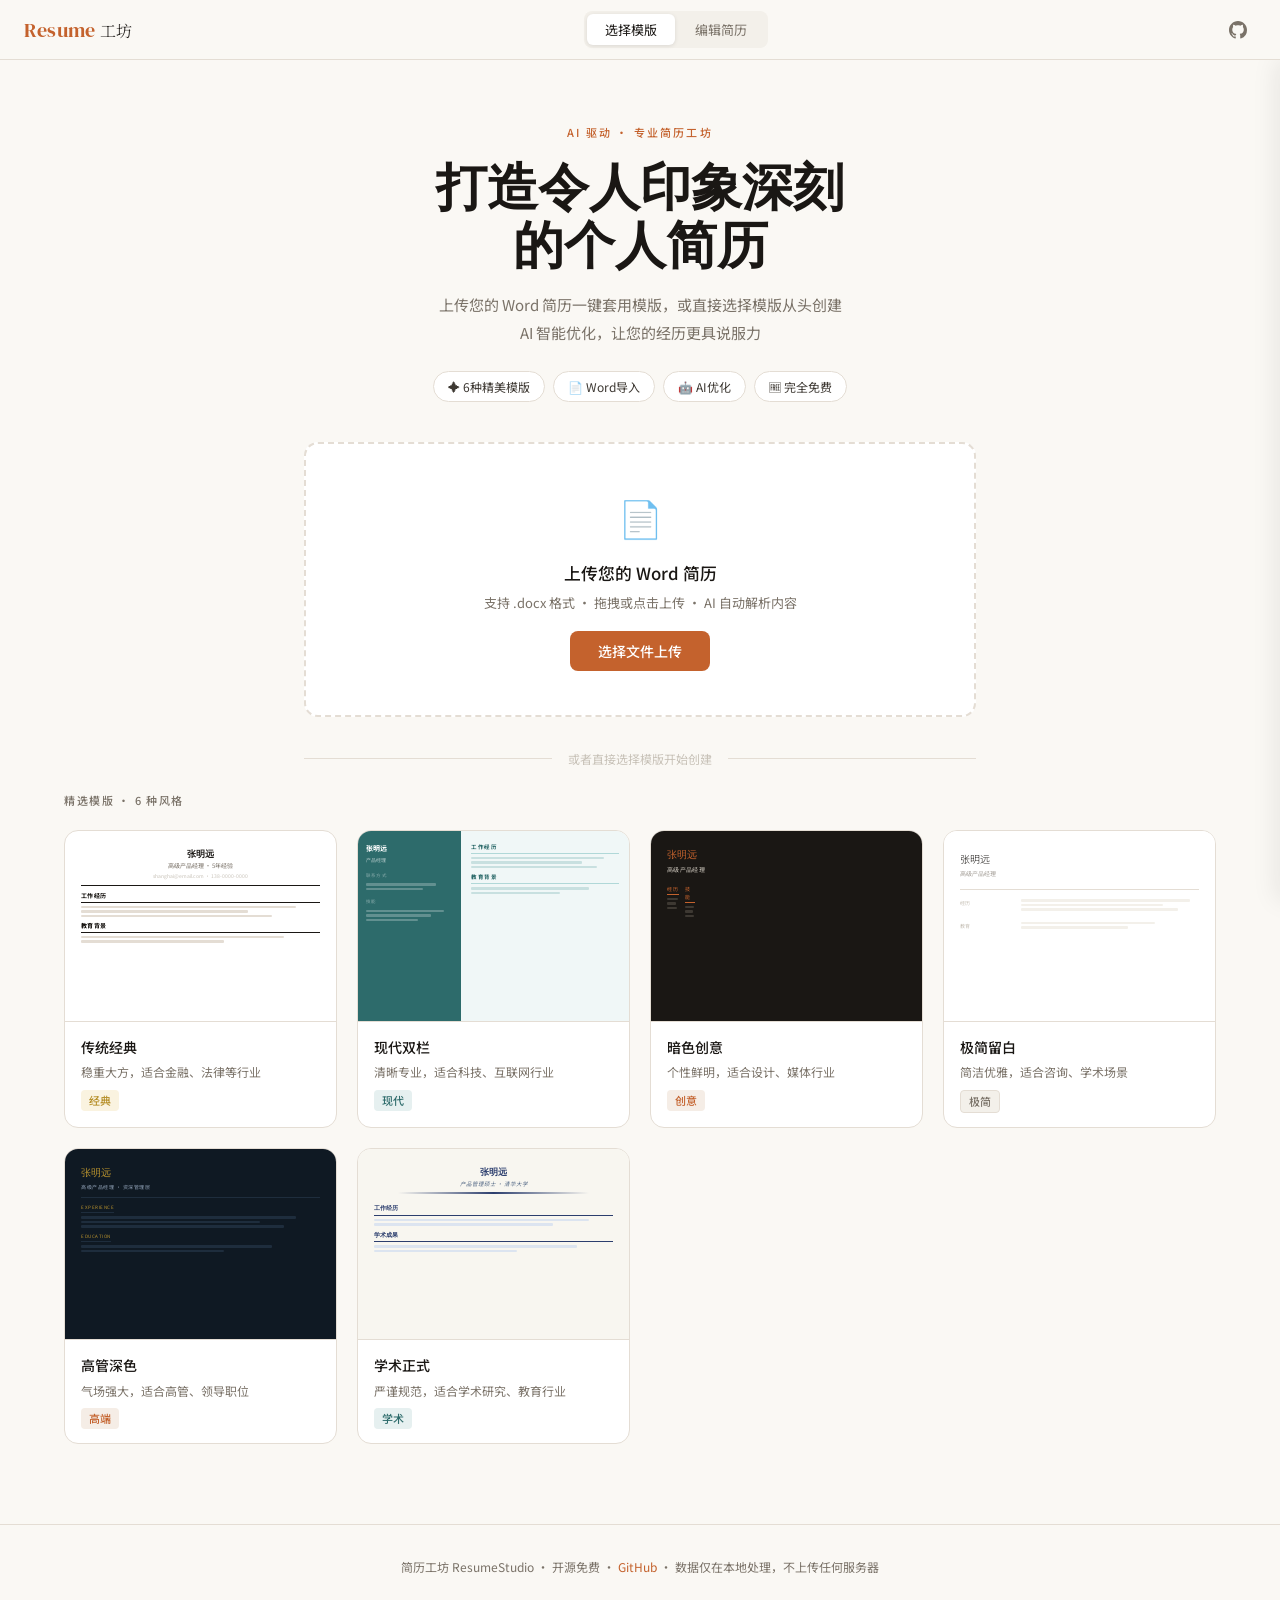
<file: index.html>
<!DOCTYPE html>
<html lang="zh-CN">
<head>
<meta charset="UTF-8">
<meta name="viewport" content="width=device-width, initial-scale=1.0">
<meta name="description" content="简历工坊 - AI驱动的在线简历制作工具，支持6种精美模版，一键AI优化">
<meta name="keywords" content="简历,resume,模版,AI优化,在线制作">
<meta property="og:title" content="简历工坊 · ResumeStudio">
<meta property="og:description" content="AI驱动的在线简历制作工具">
<title>简历工坊 · ResumeStudio</title>
<link rel="stylesheet" href="css/main.css">
<link rel="stylesheet" href="css/templates.css">
<link rel="preconnect" href="https://fonts.googleapis.com">
<link rel="preconnect" href="https://fonts.gstatic.com" crossorigin>
<link href="https://fonts.googleapis.com/css2?family=Noto+Serif+SC:wght@300;400;600;700&family=Noto+Sans+SC:wght@300;400;500;700&family=DM+Serif+Display&display=swap" rel="stylesheet">
</head>
<body>

<!-- Navigation -->
<nav id="navbar">
  <div class="nav-inner">
    <div class="nav-logo">Resume<span>工坊</span></div>
    <div class="nav-tabs">
      <button class="nav-tab active" id="tab-home" onclick="showPage('home')">选择模版</button>
      <button class="nav-tab" id="tab-editor" onclick="showPage('editor')">编辑简历</button>
    </div>
    <div class="nav-actions">
      <a href="https://github.com/your-username/resume-studio" target="_blank" class="nav-github" aria-label="GitHub">
        <svg width="18" height="18" viewBox="0 0 24 24" fill="currentColor"><path d="M12 0C5.37 0 0 5.37 0 12c0 5.31 3.435 9.795 8.205 11.385.6.105.825-.255.825-.57 0-.285-.015-1.23-.015-2.235-3.015.555-3.795-.735-4.035-1.41-.135-.345-.72-1.41-1.23-1.695-.42-.225-1.02-.78-.015-.795.945-.015 1.62.87 1.845 1.23 1.08 1.815 2.805 1.305 3.495.99.105-.78.42-1.305.765-1.605-2.67-.3-5.46-1.335-5.46-5.925 0-1.305.465-2.385 1.23-3.225-.12-.3-.54-1.53.12-3.18 0 0 1.005-.315 3.3 1.23.96-.27 1.98-.405 3-.405s2.04.135 3 .405c2.295-1.56 3.3-1.23 3.3-1.23.66 1.65.24 2.88.12 3.18.765.84 1.23 1.905 1.23 3.225 0 4.605-2.805 5.625-5.475 5.925.435.375.81 1.095.81 2.22 0 1.605-.015 2.895-.015 3.3 0 .315.225.69.825.57A12.02 12.02 0 0024 12c0-6.63-5.37-12-12-12z"/></svg>
      </a>
    </div>
  </div>
</nav>

<!-- =========== HOME PAGE =========== -->
<div class="page active" id="page-home">
  <div class="hero">
    <div class="hero-eyebrow">AI 驱动 · 专业简历工坊</div>
    <h1>打造令人印象深刻<br>的个人简历</h1>
    <p>上传您的 Word 简历一键套用模版，或直接选择模版从头创建<br>AI 智能优化，让您的经历更具说服力</p>
    <div class="hero-badges">
      <span class="badge">✦ 6种精美模版</span>
      <span class="badge">📄 Word导入</span>
      <span class="badge">🤖 AI优化</span>
      <span class="badge">🆓 完全免费</span>
    </div>
  </div>

  <!-- Upload Zone -->
  <div class="upload-section">
    <div class="upload-zone" id="uploadZone">
      <div class="upload-icon">📄</div>
      <h3>上传您的 Word 简历</h3>
      <p>支持 .docx 格式 · 拖拽或点击上传 · AI 自动解析内容</p>
      <input type="file" id="fileInput" accept=".docx,.doc">
      <button class="btn-primary" onclick="document.getElementById('fileInput').click()">选择文件上传</button>
    </div>
  </div>

  <div class="divider"><span>或者直接选择模版开始创建</span></div>

  <!-- Templates -->
  <div class="templates-section">
    <div class="section-label">精选模版 · 6 种风格</div>
    <div class="template-grid" id="templateGrid">

      <div class="template-card" data-tpl="classic" onclick="selectTemplate('classic')">
        <div class="template-preview tpl-classic-preview">
          <div class="mini-resume" style="width:100%">
            <div style="text-align:center;border-bottom:0.5px solid #1a1714;padding-bottom:5px;margin-bottom:5px">
              <div style="font-weight:bold;font-size:9px;font-family:serif">张明远</div>
              <div style="color:#7a7268;font-size:6px">高级产品经理 · 5年经验</div>
              <div style="font-size:5px;color:#c8c2b8;margin-top:1px">shanghai@email.com · 138-0000-0000</div>
            </div>
            <div style="margin-top:5px">
              <div style="font-weight:bold;font-size:6px;border-bottom:0.5px solid #1a1714;padding-bottom:1px;margin-bottom:3px;text-transform:uppercase;letter-spacing:0.08em">工作经历</div>
              <div style="height:2.5px;background:#e4ddd4;border-radius:1px;margin-bottom:2px;width:90%"></div>
              <div style="height:2.5px;background:#e4ddd4;border-radius:1px;margin-bottom:2px;width:70%"></div>
              <div style="height:2.5px;background:#e4ddd4;border-radius:1px;margin-bottom:4px;width:80%"></div>
              <div style="font-weight:bold;font-size:6px;border-bottom:0.5px solid #1a1714;padding-bottom:1px;margin-bottom:3px;text-transform:uppercase;letter-spacing:0.08em">教育背景</div>
              <div style="height:2.5px;background:#e4ddd4;border-radius:1px;margin-bottom:2px;width:85%"></div>
              <div style="height:2.5px;background:#e4ddd4;border-radius:1px;margin-bottom:2px;width:60%"></div>
            </div>
          </div>
        </div>
        <div class="template-info">
          <div class="template-name">传统经典</div>
          <div class="template-desc">稳重大方，适合金融、法律等行业</div>
          <span class="template-tag tag-classic">经典</span>
        </div>
        <div class="template-select-badge">✓ 已选</div>
      </div>

      <div class="template-card" data-tpl="modern" onclick="selectTemplate('modern')">
        <div class="template-preview" style="padding:0;display:flex;align-items:stretch">
          <div style="width:38%;background:#2d6b6b;padding:12px 8px;flex-shrink:0">
            <div style="color:white;font-size:7px;font-weight:bold;margin-bottom:2px">张明远</div>
            <div style="color:rgba(255,255,255,0.6);font-size:5px;margin-bottom:8px">产品经理</div>
            <div style="font-size:4.5px;color:rgba(255,255,255,0.4);margin-bottom:4px;text-transform:uppercase;letter-spacing:0.05em">联系方式</div>
            <div style="height:2.5px;background:rgba(255,255,255,0.25);border-radius:1px;margin-bottom:2px;width:80%"></div>
            <div style="height:2.5px;background:rgba(255,255,255,0.25);border-radius:1px;margin-bottom:8px;width:65%"></div>
            <div style="font-size:4.5px;color:rgba(255,255,255,0.4);margin-bottom:4px;text-transform:uppercase;letter-spacing:0.05em">技能</div>
            <div style="height:2.5px;background:rgba(255,255,255,0.25);border-radius:1px;margin-bottom:2px;width:90%"></div>
            <div style="height:2.5px;background:rgba(255,255,255,0.25);border-radius:1px;margin-bottom:2px;width:75%"></div>
            <div style="height:2.5px;background:rgba(255,255,255,0.25);border-radius:1px;width:60%"></div>
          </div>
          <div style="flex:1;padding:12px 10px;background:#f0f7f7">
            <div style="font-size:5.5px;text-transform:uppercase;letter-spacing:0.1em;color:#2d6b6b;font-weight:bold;border-bottom:1px solid #b0d8d8;padding-bottom:1px;margin-bottom:3px">工作经历</div>
            <div style="height:2.5px;background:#c8e0e0;border-radius:1px;margin-bottom:2px;width:90%"></div>
            <div style="height:2.5px;background:#c8e0e0;border-radius:1px;margin-bottom:2px;width:75%"></div>
            <div style="height:2.5px;background:#c8e0e0;border-radius:1px;margin-bottom:5px;width:85%"></div>
            <div style="font-size:5.5px;text-transform:uppercase;letter-spacing:0.1em;color:#2d6b6b;font-weight:bold;border-bottom:1px solid #b0d8d8;padding-bottom:1px;margin-bottom:3px">教育背景</div>
            <div style="height:2.5px;background:#c8e0e0;border-radius:1px;margin-bottom:2px;width:80%"></div>
            <div style="height:2.5px;background:#c8e0e0;border-radius:1px;width:60%"></div>
          </div>
        </div>
        <div class="template-info">
          <div class="template-name">现代双栏</div>
          <div class="template-desc">清晰专业，适合科技、互联网行业</div>
          <span class="template-tag tag-modern">现代</span>
        </div>
        <div class="template-select-badge">✓ 已选</div>
      </div>

      <div class="template-card" data-tpl="creative" onclick="selectTemplate('creative')">
        <div class="template-preview" style="background:#1a1714;flex-direction:column">
          <div style="color:#c4622d;font-size:10px;font-family:serif;margin-bottom:2px">张明远</div>
          <div style="color:#c8c2b8;font-size:6px;margin-bottom:6px;letter-spacing:0.05em">高级产品经理</div>
          <div style="display:flex;gap:6px;flex:1;margin-top:4px">
            <div style="flex:1">
              <div style="color:#c4622d;font-size:5px;letter-spacing:0.1em;border-bottom:0.5px solid #c4622d;padding-bottom:1px;margin-bottom:3px">经历</div>
              <div style="height:2.5px;background:#3d3832;border-radius:1px;margin-bottom:2px;width:90%"></div>
              <div style="height:2.5px;background:#3d3832;border-radius:1px;margin-bottom:2px;width:70%"></div>
              <div style="height:2.5px;background:#3d3832;border-radius:1px;width:80%"></div>
            </div>
            <div style="flex:0.8">
              <div style="color:#c4622d;font-size:5px;letter-spacing:0.1em;border-bottom:0.5px solid #c4622d;padding-bottom:1px;margin-bottom:3px">技能</div>
              <div style="height:2.5px;background:#3d3832;border-radius:1px;margin-bottom:2px;width:90%"></div>
              <div style="height:2.5px;background:#3d3832;border-radius:1px;margin-bottom:2px;width:75%"></div>
              <div style="height:2.5px;background:#3d3832;border-radius:1px;width:85%"></div>
            </div>
          </div>
        </div>
        <div class="template-info">
          <div class="template-name">暗色创意</div>
          <div class="template-desc">个性鲜明，适合设计、媒体行业</div>
          <span class="template-tag tag-creative">创意</span>
        </div>
        <div class="template-select-badge">✓ 已选</div>
      </div>

      <div class="template-card" data-tpl="minimal" onclick="selectTemplate('minimal')">
        <div class="template-preview" style="background:white;flex-direction:column;justify-content:flex-start;align-items:flex-start;padding:20px 16px">
          <div style="color:#1a1714;font-size:10px;font-weight:300;letter-spacing:-0.02em;margin-bottom:2px">张明远</div>
          <div style="color:#7a7268;font-size:6px;font-weight:300;margin-bottom:10px">高级产品经理</div>
          <div style="height:0.5px;background:#e4ddd4;width:100%;margin-bottom:10px"></div>
          <div style="display:grid;grid-template-columns:55px 1fr;gap:6px;width:100%">
            <div style="font-size:5px;color:#c8c2b8;text-transform:uppercase;letter-spacing:0.08em">经历</div>
            <div>
              <div style="height:2.5px;background:#f3f0ea;border-radius:1px;margin-bottom:2px;width:95%"></div>
              <div style="height:2.5px;background:#f3f0ea;border-radius:1px;margin-bottom:2px;width:80%"></div>
              <div style="height:2.5px;background:#f3f0ea;border-radius:1px;width:88%"></div>
            </div>
            <div style="font-size:5px;color:#c8c2b8;text-transform:uppercase;letter-spacing:0.08em;margin-top:5px">教育</div>
            <div style="margin-top:5px">
              <div style="height:2.5px;background:#f3f0ea;border-radius:1px;margin-bottom:2px;width:75%"></div>
              <div style="height:2.5px;background:#f3f0ea;border-radius:1px;width:60%"></div>
            </div>
          </div>
        </div>
        <div class="template-info">
          <div class="template-name">极简留白</div>
          <div class="template-desc">简洁优雅，适合咨询、学术场景</div>
          <span class="template-tag tag-minimal">极简</span>
        </div>
        <div class="template-select-badge">✓ 已选</div>
      </div>

      <div class="template-card" data-tpl="executive" onclick="selectTemplate('executive')">
        <div class="template-preview" style="background:#0f1923;flex-direction:column">
          <div style="border-bottom:0.5px solid #1e2d3d;padding-bottom:6px;margin-bottom:6px;width:100%">
            <div style="color:#b8922e;font-size:10px;font-family:serif;margin-bottom:2px">张明远</div>
            <div style="color:#8a9bb0;font-size:5px;letter-spacing:0.1em;text-transform:uppercase">高级产品经理 · 资深管理层</div>
          </div>
          <div style="font-size:4.5px;text-transform:uppercase;letter-spacing:0.12em;color:#b8922e;border-bottom:0.5px solid #1e2d3d;padding-bottom:1px;margin-bottom:3px">EXPERIENCE</div>
          <div style="height:2.5px;background:#1e2d3d;border-radius:1px;margin-bottom:2px;width:90%"></div>
          <div style="height:2.5px;background:#1e2d3d;border-radius:1px;margin-bottom:2px;width:75%"></div>
          <div style="height:2.5px;background:#1e2d3d;border-radius:1px;margin-bottom:5px;width:85%"></div>
          <div style="font-size:4.5px;text-transform:uppercase;letter-spacing:0.12em;color:#b8922e;border-bottom:0.5px solid #1e2d3d;padding-bottom:1px;margin-bottom:3px">EDUCATION</div>
          <div style="height:2.5px;background:#1e2d3d;border-radius:1px;margin-bottom:2px;width:80%"></div>
          <div style="height:2.5px;background:#1e2d3d;border-radius:1px;width:60%"></div>
        </div>
        <div class="template-info">
          <div class="template-name">高管深色</div>
          <div class="template-desc">气场强大，适合高管、领导职位</div>
          <span class="template-tag tag-creative">高端</span>
        </div>
        <div class="template-select-badge">✓ 已选</div>
      </div>

      <div class="template-card" data-tpl="academic" onclick="selectTemplate('academic')">
        <div class="template-preview" style="background:#f8f6f0;flex-direction:column;align-items:center">
          <div style="text-align:center;width:100%;margin-bottom:6px">
            <div style="color:#2c3e6e;font-size:9px;font-family:serif;font-weight:bold">张明远</div>
            <div style="color:#5a6e8a;font-size:5.5px;font-style:italic">产品管理硕士 · 清华大学</div>
            <div style="height:1.5px;background:linear-gradient(90deg,transparent,#2c3e6e,transparent);margin:4px auto;width:80%"></div>
          </div>
          <div style="width:100%">
            <div style="color:#2c3e6e;font-size:6px;font-family:serif;font-weight:bold;border-bottom:1.5px solid #2c3e6e;padding-bottom:1px;margin-bottom:3px">工作经历</div>
            <div style="height:2.5px;background:#dce4f0;border-radius:1px;margin-bottom:2px;width:90%"></div>
            <div style="height:2.5px;background:#dce4f0;border-radius:1px;margin-bottom:5px;width:75%"></div>
            <div style="color:#2c3e6e;font-size:6px;font-family:serif;font-weight:bold;border-bottom:1.5px solid #2c3e6e;padding-bottom:1px;margin-bottom:3px">学术成果</div>
            <div style="height:2.5px;background:#dce4f0;border-radius:1px;margin-bottom:2px;width:85%"></div>
            <div style="height:2.5px;background:#dce4f0;border-radius:1px;width:60%"></div>
          </div>
        </div>
        <div class="template-info">
          <div class="template-name">学术正式</div>
          <div class="template-desc">严谨规范，适合学术研究、教育行业</div>
          <span class="template-tag tag-modern">学术</span>
        </div>
        <div class="template-select-badge">✓ 已选</div>
      </div>

    </div>
  </div>

  <!-- Footer -->
  <footer class="site-footer">
    <p>简历工坊 ResumeStudio · 开源免费 · <a href="https://github.com/your-username/resume-studio" target="_blank">GitHub</a> · 数据仅在本地处理，不上传任何服务器</p>
  </footer>
</div>

<!-- =========== EDITOR PAGE =========== -->
<div class="page" id="page-editor">
  <div class="editor-layout" id="editorLayout">
    <!-- Sidebar -->
    <div class="editor-sidebar" id="editorSidebar">
      <div class="sidebar-header">
        <h3 id="templateLabel">编辑简历</h3>
        <p id="templateDesc">填写您的个人信息</p>
      </div>

      <div class="form-section">
        <div class="form-section-title">基本信息</div>
        <div class="form-group"><label>姓名</label><input type="text" id="f-name" value="张明远" oninput="updatePreview()"></div>
        <div class="form-group"><label>职位头衔</label><input type="text" id="f-title" value="高级产品经理" oninput="updatePreview()"></div>
        <div class="form-group"><label>邮箱</label><input type="text" id="f-email" value="zhangmy@email.com" oninput="updatePreview()"></div>
        <div class="form-group"><label>电话</label><input type="text" id="f-phone" value="138-0000-0000" oninput="updatePreview()"></div>
        <div class="form-group"><label>城市</label><input type="text" id="f-city" value="上海" oninput="updatePreview()"></div>
        <div class="form-group"><label>LinkedIn / 个人网站</label><input type="text" id="f-link" value="linkedin.com/in/zhangmy" oninput="updatePreview()"></div>
      </div>

      <div class="form-section">
        <div class="form-section-title">个人简介</div>
        <div class="form-group"><textarea id="f-summary" rows="4" oninput="updatePreview()">5年产品管理经验，专注用户增长与商业化变现。曾主导多个从0到1产品项目，累计服务用户超500万。擅长数据分析与跨团队协作。</textarea></div>
        <button class="btn-ai" onclick="aiOptimize('summary',this)">
          <svg viewBox="0 0 24 24" fill="none" stroke="currentColor" stroke-width="2"><path d="M12 2L15.09 8.26L22 9.27L17 14.14L18.18 21.02L12 17.77L5.82 21.02L7 14.14L2 9.27L8.91 8.26L12 2Z"/></svg>
          AI 优化个人简介
        </button>
      </div>

      <div class="form-section">
        <div class="form-section-title">工作经历 1</div>
        <div class="form-group"><label>公司名称</label><input type="text" id="w1-company" value="字节跳动" oninput="updatePreview()"></div>
        <div class="form-group"><label>职位</label><input type="text" id="w1-pos" value="高级产品经理" oninput="updatePreview()"></div>
        <div class="form-group"><label>时间</label><input type="text" id="w1-date" value="2021.06 — 至今" oninput="updatePreview()"></div>
        <div class="form-group"><label>工作内容</label><textarea id="w1-desc" rows="4" oninput="updatePreview()">主导抖音电商 GMV 增长产品线，设计并落地分层运营体系，带动 Q3 GMV 同比增长 47%；统筹跨端产品迭代，协调 10+ 个研发团队，按期交付率提升至 92%。</textarea></div>
        <button class="btn-ai" onclick="aiOptimize('work1',this)">
          <svg viewBox="0 0 24 24" fill="none" stroke="currentColor" stroke-width="2"><path d="M12 2L15.09 8.26L22 9.27L17 14.14L18.18 21.02L12 17.77L5.82 21.02L7 14.14L2 9.27L8.91 8.26L12 2Z"/></svg>
          AI 优化这段经历
        </button>
      </div>

      <div class="form-section">
        <div class="form-section-title">工作经历 2</div>
        <div class="form-group"><label>公司名称</label><input type="text" id="w2-company" value="阿里巴巴" oninput="updatePreview()"></div>
        <div class="form-group"><label>职位</label><input type="text" id="w2-pos" value="产品经理" oninput="updatePreview()"></div>
        <div class="form-group"><label>时间</label><input type="text" id="w2-date" value="2019.07 — 2021.05" oninput="updatePreview()"></div>
        <div class="form-group"><label>工作内容</label><textarea id="w2-desc" rows="4" oninput="updatePreview()">负责淘宝直播互动功能产品设计，累计优化 15 个核心功能模块，DAU 提升 23%；推动直播数据看板建设，降低运营决策时长 60%。</textarea></div>
        <button class="btn-ai" onclick="aiOptimize('work2',this)">
          <svg viewBox="0 0 24 24" fill="none" stroke="currentColor" stroke-width="2"><path d="M12 2L15.09 8.26L22 9.27L17 14.14L18.18 21.02L12 17.77L5.82 21.02L7 14.14L2 9.27L8.91 8.26L12 2Z"/></svg>
          AI 优化这段经历
        </button>
      </div>

      <div class="form-section">
        <div class="form-section-title">教育背景</div>
        <div class="form-group"><label>学校</label><input type="text" id="edu-school" value="复旦大学" oninput="updatePreview()"></div>
        <div class="form-group"><label>专业 / 学位</label><input type="text" id="edu-major" value="信息管理与信息系统 · 本科" oninput="updatePreview()"></div>
        <div class="form-group"><label>时间</label><input type="text" id="edu-date" value="2015.09 — 2019.06" oninput="updatePreview()"></div>
        <div class="form-group"><label>说明（可选）</label><input type="text" id="edu-note" value="GPA 3.8/4.0 · 优秀毕业生" oninput="updatePreview()"></div>
      </div>

      <div class="form-section">
        <div class="form-section-title">专业技能</div>
        <div class="form-group"><label>技能（逗号分隔）</label><textarea id="f-skills" rows="3" oninput="updatePreview()">产品规划, 数据分析, 用户研究, Axure RP, SQL, A/B测试, 跨团队协作, OKR管理</textarea></div>
      </div>

      <!-- API Key Section -->
      <div class="form-section api-key-section">
        <div class="form-section-title">AI 设置</div>
        <div class="form-group">
          <label>Anthropic API Key <span style="color:#c4622d;font-size:11px">（仅存本地）</span></label>
          <input type="password" id="api-key" placeholder="sk-ant-..." oninput="saveApiKey()">
        </div>
        <p style="font-size:11px;color:var(--ink-muted);margin-top:4px;line-height:1.6">Key 仅保存在您的浏览器本地，不会上传任何服务器。<a href="https://console.anthropic.com" target="_blank" style="color:var(--accent)">获取免费 Key →</a></p>
        <button class="btn-ai" onclick="quickOptimize('overall')">
          <svg viewBox="0 0 24 24" fill="none" stroke="currentColor" stroke-width="2"><path d="M12 2L15.09 8.26L22 9.27L17 14.14L18.18 21.02L12 17.77L5.82 21.02L7 14.14L2 9.27L8.91 8.26L12 2Z"/></svg>
          一键 AI 全面优化
        </button>
      </div>

    </div>

    <!-- Main Preview -->
    <div class="editor-main">
      <div class="resume-preview-wrapper">
        <div class="resume-controls">
          <div class="resume-controls-left">
            <button class="btn-secondary" onclick="showPage('home')">← 更换模版</button>
            <button class="btn-secondary" id="aiPanelToggle" onclick="toggleAIPanel()">✦ AI 助手</button>
          </div>
          <button class="btn-export" onclick="exportResume()">🖨 导出打印</button>
        </div>
        <div id="resume-canvas"></div>
      </div>
    </div>
  </div>
</div>

<!-- AI Panel -->
<div class="ai-panel" id="aiPanel">
  <div class="ai-panel-header">
    <div class="ai-panel-title">AI 简历助手</div>
    <button class="btn-icon" onclick="toggleAIPanel()">✕</button>
  </div>
  <div class="ai-panel-body" id="aiMessages">
    <div class="ai-message ai">
      你好！我是 AI 简历优化助手 ✦<br><br>
      我可以帮你：优化文案表达、量化工作成果、提升关键词匹配、针对特定岗位定制内容。<br><br>
      <strong>请先在左侧填入您的 Anthropic API Key</strong>，然后点击下方按钮快速优化，或直接告诉我您想改什么。
    </div>
  </div>
  <div class="ai-panel-footer">
    <div class="ai-quick-actions">
      <button class="ai-action-btn" onclick="quickOptimize('overall')">✦ 全面优化</button>
      <button class="ai-action-btn" onclick="quickOptimize('quantify')">📊 量化成果</button>
      <button class="ai-action-btn" onclick="quickOptimize('keywords')">🔍 关键词</button>
      <button class="ai-action-btn" onclick="quickOptimize('concise')">✂️ 精简</button>
    </div>
    <div class="ai-input-row">
      <input class="ai-input" type="text" id="aiInput" placeholder="告诉 AI 你想优化什么..." onkeydown="if(event.key==='Enter')sendAIMessage()">
      <button class="ai-send" onclick="sendAIMessage()">→</button>
    </div>
  </div>
</div>

<!-- Toast -->
<div class="toast" id="toast"></div>

<!-- Loading overlay -->
<div class="loading-overlay" id="loadingOverlay">
  <div class="loading-box">
    <div class="loading-spinner"></div>
    <div class="loading-text" id="loadingText">AI 正在解析简历...</div>
  </div>
</div>

<script src="js/templates.js"></script>
<script src="js/ai.js"></script>
<script src="js/app.js"></script>
</body>
</html>
</file>
<file: css/main.css>
/* ============================================================
   简历工坊 ResumeStudio - Main Styles
   ============================================================ */

:root {
  --ink: #1a1714;
  --ink-soft: #3d3832;
  --ink-muted: #7a7268;
  --ink-faint: #c8c2b8;
  --paper: #faf8f4;
  --paper-warm: #f3f0ea;
  --paper-card: #ffffff;
  --accent: #c4622d;
  --accent-light: #f5ede6;
  --accent-dark: #9c4a20;
  --teal: #2d6b6b;
  --teal-light: #e6f0f0;
  --gold: #b8922e;
  --gold-light: #faf3e0;
  --border: #e4ddd4;
  --shadow: 0 2px 16px rgba(26,23,20,0.08);
  --shadow-lg: 0 8px 40px rgba(26,23,20,0.14);
  --radius: 10px;
  --radius-lg: 14px;
}

/* ── Reset ── */
*, *::before, *::after { margin: 0; padding: 0; box-sizing: border-box; }
html { scroll-behavior: smooth; }
body {
  font-family: 'Noto Sans SC', -apple-system, BlinkMacSystemFont, sans-serif;
  background: var(--paper);
  color: var(--ink);
  min-height: 100vh;
  font-size: 15px;
  line-height: 1.6;
}
a { color: inherit; }

/* ── Navigation ── */
#navbar {
  position: fixed; top: 0; left: 0; right: 0; z-index: 100;
  background: rgba(250,248,244,0.95);
  backdrop-filter: blur(12px);
  -webkit-backdrop-filter: blur(12px);
  border-bottom: 1px solid var(--border);
  height: 60px;
}
.nav-inner {
  max-width: 1400px; margin: 0 auto;
  height: 100%; padding: 0 1.5rem;
  display: flex; align-items: center; justify-content: space-between;
}
.nav-logo {
  font-family: 'DM Serif Display', serif;
  font-size: 1.25rem; color: var(--accent);
  letter-spacing: 0.01em; flex-shrink: 0;
}
.nav-logo span { color: var(--ink); font-size: 0.8em; margin-left: 5px; font-family: 'Noto Serif SC', serif; font-weight: 300; }
.nav-tabs { display: flex; gap: 2px; background: var(--paper-warm); border-radius: 8px; padding: 3px; }
.nav-tab {
  padding: 6px 18px; border-radius: 6px; cursor: pointer;
  font-size: 13px; font-weight: 400; color: var(--ink-muted);
  transition: all 0.2s; border: none; background: none;
  font-family: inherit;
}
.nav-tab.active { background: var(--paper-card); color: var(--ink); box-shadow: 0 1px 4px rgba(0,0,0,0.1); }
.nav-tab:hover:not(.active) { color: var(--ink); }
.nav-actions { display: flex; align-items: center; gap: 12px; }
.nav-github {
  display: flex; align-items: center; justify-content: center;
  width: 36px; height: 36px; border-radius: 8px;
  color: var(--ink-muted); transition: all 0.2s;
  text-decoration: none;
}
.nav-github:hover { color: var(--ink); background: var(--paper-warm); }

/* ── Pages ── */
.page { display: none; padding-top: 60px; min-height: 100vh; }
.page.active { display: block; }

/* ── Hero ── */
.hero {
  text-align: center; padding: 64px 1.5rem 40px;
  max-width: 680px; margin: 0 auto;
}
.hero-eyebrow {
  font-size: 11px; letter-spacing: 0.2em; text-transform: uppercase;
  color: var(--accent); font-weight: 500; margin-bottom: 16px;
}
.hero h1 {
  font-family: 'DM Serif Display', serif;
  font-size: clamp(2rem, 5vw, 3.2rem);
  line-height: 1.15; color: var(--ink); margin-bottom: 16px;
}
.hero p { color: var(--ink-muted); line-height: 1.85; font-size: 15px; }
.hero-badges {
  display: flex; flex-wrap: wrap; gap: 8px;
  justify-content: center; margin-top: 24px;
}
.badge {
  padding: 5px 14px; background: var(--paper-card);
  border: 1px solid var(--border); border-radius: 20px;
  font-size: 12px; color: var(--ink-soft);
}

/* ── Upload ── */
.upload-section { max-width: 720px; margin: 0 auto; padding: 0 1.5rem 8px; }
.upload-zone {
  border: 2px dashed var(--border); border-radius: var(--radius-lg);
  padding: 44px 32px; text-align: center; cursor: pointer;
  transition: all 0.3s; background: var(--paper-card);
}
.upload-zone:hover, .upload-zone.drag-over {
  border-color: var(--accent); background: var(--accent-light);
}
.upload-icon { font-size: 36px; margin-bottom: 14px; display: block; }
.upload-zone h3 { font-size: 1.05rem; font-weight: 500; margin-bottom: 6px; }
.upload-zone p { color: var(--ink-muted); font-size: 13px; }
.upload-zone input[type=file] { display: none; }
.btn-primary {
  display: inline-block; margin-top: 18px;
  background: var(--accent); color: white;
  padding: 10px 28px; border-radius: 8px;
  font-size: 14px; font-weight: 500; cursor: pointer;
  border: none; transition: all 0.2s; font-family: inherit;
}
.btn-primary:hover { background: var(--accent-dark); transform: translateY(-1px); }

/* ── Divider ── */
.divider {
  display: flex; align-items: center; gap: 16px;
  max-width: 720px; margin: 24px auto; padding: 0 1.5rem;
  color: var(--ink-faint); font-size: 12px;
}
.divider::before, .divider::after { content: ''; flex: 1; height: 1px; background: var(--border); }

/* ── Template Grid ── */
.templates-section { max-width: 1200px; margin: 0 auto; padding: 0 1.5rem 80px; }
.section-label {
  font-size: 11px; letter-spacing: 0.15em; text-transform: uppercase;
  color: var(--ink-muted); font-weight: 500; margin-bottom: 20px;
}
.template-grid {
  display: grid;
  grid-template-columns: repeat(auto-fill, minmax(230px, 1fr));
  gap: 20px;
}
.template-card {
  background: var(--paper-card); border-radius: var(--radius-lg);
  border: 1.5px solid var(--border); overflow: hidden;
  cursor: pointer; transition: all 0.3s; position: relative;
}
.template-card:hover { border-color: var(--accent); box-shadow: var(--shadow-lg); transform: translateY(-3px); }
.template-card.selected { border-color: var(--accent); }
.template-preview {
  height: 190px; overflow: hidden;
  display: flex; align-items: flex-start; justify-content: flex-start;
  padding: 16px; position: relative;
}
.template-info { padding: 14px 16px; border-top: 1px solid var(--border); }
.template-name { font-weight: 500; font-size: 14px; }
.template-desc { color: var(--ink-muted); font-size: 12px; margin-top: 4px; }
.template-tag {
  display: inline-block; padding: 2px 8px; border-radius: 4px;
  font-size: 11px; font-weight: 500; margin-top: 8px;
}
.tag-modern { background: var(--teal-light); color: var(--teal); }
.tag-classic { background: var(--gold-light); color: var(--gold); }
.tag-creative { background: var(--accent-light); color: var(--accent); }
.tag-minimal { background: var(--paper-warm); color: var(--ink-muted); border: 1px solid var(--border); }
.template-select-badge {
  position: absolute; top: 10px; right: 10px;
  background: var(--accent); color: white;
  font-size: 10px; padding: 3px 8px; border-radius: 20px;
  display: none;
}
.template-card.selected .template-select-badge { display: block; }

/* ── Footer ── */
.site-footer {
  padding: 32px 1.5rem;
  border-top: 1px solid var(--border);
  text-align: center;
  color: var(--ink-muted);
  font-size: 12px;
}
.site-footer a { color: var(--accent); text-decoration: none; }
.site-footer a:hover { text-decoration: underline; }

/* ── Editor Layout ── */
.editor-layout {
  display: grid; grid-template-columns: 320px 1fr;
  min-height: calc(100vh - 60px);
  transition: padding-right 0.3s;
}
.editor-sidebar {
  background: var(--paper-card); border-right: 1px solid var(--border);
  overflow-y: auto; padding: 24px 20px;
  position: sticky; top: 60px; height: calc(100vh - 60px);
}
.editor-main {
  padding: 28px 32px; overflow-y: auto; background: var(--paper-warm);
  min-height: calc(100vh - 60px);
}

/* ── Sidebar ── */
.sidebar-header { margin-bottom: 24px; padding-bottom: 16px; border-bottom: 1px solid var(--border); }
.sidebar-header h3 { font-size: 1rem; font-weight: 600; }
.sidebar-header p { color: var(--ink-muted); font-size: 12px; margin-top: 4px; }
.form-section { margin-bottom: 24px; }
.form-section-title {
  font-size: 11px; text-transform: uppercase; letter-spacing: 0.12em;
  color: var(--accent); font-weight: 600; margin-bottom: 12px;
  padding-bottom: 7px; border-bottom: 1px solid var(--accent-light);
}
.form-group { margin-bottom: 10px; }
.form-group label { display: block; font-size: 12px; color: var(--ink-muted); margin-bottom: 4px; }
.form-group input, .form-group textarea, .form-group select {
  width: 100%; padding: 8px 10px; border: 1px solid var(--border);
  border-radius: 6px; font-size: 13px; font-family: inherit;
  background: var(--paper); color: var(--ink); transition: border-color 0.2s;
}
.form-group input:focus, .form-group textarea:focus {
  outline: none; border-color: var(--accent); background: var(--paper-card);
}
.form-group textarea { resize: vertical; min-height: 68px; }

/* API Key section */
.api-key-section { background: var(--paper-warm); border-radius: var(--radius); padding: 14px; margin-top: 8px; }

/* ── Buttons ── */
.btn-ai {
  width: 100%; padding: 10px; margin-top: 10px;
  background: var(--accent); color: white;
  border: none; border-radius: 8px; cursor: pointer;
  font-size: 13px; font-weight: 500; font-family: inherit;
  display: flex; align-items: center; justify-content: center; gap: 7px;
  transition: all 0.2s;
}
.btn-ai:hover:not(:disabled) { background: var(--accent-dark); transform: translateY(-1px); box-shadow: 0 4px 14px rgba(196,98,45,0.3); }
.btn-ai:disabled { opacity: 0.65; cursor: not-allowed; transform: none; }
.btn-ai svg { width: 14px; height: 14px; flex-shrink: 0; }
.btn-secondary {
  padding: 8px 14px; background: var(--paper-card);
  border: 1px solid var(--border); border-radius: 7px;
  color: var(--ink-soft); cursor: pointer; font-size: 13px; font-family: inherit;
  transition: all 0.2s;
}
.btn-secondary:hover { border-color: var(--ink-muted); }
.btn-export {
  padding: 10px 22px; background: var(--ink);
  color: white; border: none; border-radius: 8px;
  font-size: 13px; font-weight: 500; cursor: pointer;
  font-family: inherit; transition: all 0.2s;
}
.btn-export:hover { background: var(--ink-soft); transform: translateY(-1px); }
.btn-icon {
  width: 30px; height: 30px; display: flex; align-items: center; justify-content: center;
  border: 1px solid var(--border); border-radius: 6px;
  background: none; cursor: pointer; color: var(--ink-muted);
  font-size: 13px; transition: all 0.2s;
}
.btn-icon:hover { background: var(--paper-warm); color: var(--ink); }

/* ── Resume Preview ── */
.resume-preview-wrapper { display: flex; flex-direction: column; align-items: center; }
.resume-controls {
  display: flex; align-items: center; justify-content: space-between;
  width: 100%; max-width: 740px; margin-bottom: 16px;
}
.resume-controls-left { display: flex; gap: 8px; }
#resume-canvas {
  width: 100%; max-width: 740px;
  background: white; border-radius: 3px;
  box-shadow: var(--shadow-lg);
  padding: 48px 56px; min-height: 900px;
  font-family: 'Noto Sans SC', sans-serif;
}

/* ── AI Panel ── */
.ai-panel {
  position: fixed; right: 0; top: 60px; bottom: 0; width: 340px;
  background: var(--paper-card); border-left: 1px solid var(--border);
  display: flex; flex-direction: column; z-index: 90;
  transform: translateX(100%); transition: transform 0.3s ease;
  box-shadow: -4px 0 24px rgba(26,23,20,0.08);
}
.ai-panel.open { transform: translateX(0); }
.ai-panel-header {
  padding: 14px 16px; border-bottom: 1px solid var(--border);
  display: flex; align-items: center; justify-content: space-between;
  flex-shrink: 0;
}
.ai-panel-title {
  font-weight: 600; font-size: 14px;
  display: flex; align-items: center; gap: 8px; color: var(--ink);
}
.ai-panel-title::before { content: '✦'; color: var(--accent); font-size: 11px; }
.ai-panel-body { flex: 1; overflow-y: auto; padding: 16px; }
.ai-message {
  margin-bottom: 12px; padding: 12px 14px; border-radius: 10px;
  font-size: 13px; line-height: 1.75;
}
.ai-message.ai { background: var(--accent-light); color: var(--ink-soft); }
.ai-message.user { background: var(--paper-warm); color: var(--ink-muted); margin-left: 16px; }
.ai-panel-footer { padding: 14px 16px; border-top: 1px solid var(--border); flex-shrink: 0; }
.ai-quick-actions { display: grid; grid-template-columns: 1fr 1fr; gap: 6px; margin-bottom: 10px; }
.ai-action-btn {
  padding: 8px 10px; border: 1px solid var(--border); border-radius: 7px;
  background: var(--paper-warm); color: var(--ink-soft); cursor: pointer;
  font-size: 11px; font-family: inherit; text-align: center;
  transition: all 0.2s;
}
.ai-action-btn:hover { border-color: var(--accent); color: var(--accent); background: var(--accent-light); }
.ai-input-row { display: flex; gap: 8px; }
.ai-input {
  flex: 1; padding: 8px 12px; border: 1px solid var(--border);
  border-radius: 7px; font-size: 13px; font-family: inherit;
  background: var(--paper); color: var(--ink);
}
.ai-input:focus { outline: none; border-color: var(--accent); }
.ai-send {
  padding: 8px 14px; background: var(--accent); color: white;
  border: none; border-radius: 7px; cursor: pointer;
  font-size: 15px; font-weight: bold; transition: background 0.2s;
}
.ai-send:hover { background: var(--accent-dark); }

/* ── Loading Overlay ── */
.loading-overlay {
  position: fixed; inset: 0; z-index: 200;
  background: rgba(250,248,244,0.88);
  backdrop-filter: blur(6px);
  display: none; align-items: center; justify-content: center;
}
.loading-overlay.active { display: flex; }
.loading-box { text-align: center; }
.loading-spinner {
  width: 40px; height: 40px; margin: 0 auto 16px;
  border: 3px solid var(--border); border-top-color: var(--accent);
  border-radius: 50%; animation: spin 0.7s linear infinite;
}
.loading-text { color: var(--ink-muted); font-size: 14px; }
@keyframes spin { to { transform: rotate(360deg); } }

/* ── Inline AI loading ── */
.btn-loading {
  display: inline-flex; align-items: center; gap: 6px;
}
.btn-spinner {
  width: 13px; height: 13px;
  border: 2px solid rgba(255,255,255,0.35); border-top-color: white;
  border-radius: 50%; animation: spin 0.6s linear infinite; flex-shrink: 0;
}

/* ── Toast ── */
.toast {
  position: fixed; bottom: 24px; left: 50%; transform: translateX(-50%);
  background: var(--ink); color: white;
  padding: 10px 22px; border-radius: 8px;
  font-size: 13px; z-index: 300;
  opacity: 0; transition: opacity 0.25s; pointer-events: none;
  white-space: nowrap;
}
.toast.show { opacity: 1; }

/* ── Scrollbar ── */
::-webkit-scrollbar { width: 6px; }
::-webkit-scrollbar-track { background: transparent; }
::-webkit-scrollbar-thumb { background: var(--border); border-radius: 3px; }
::-webkit-scrollbar-thumb:hover { background: var(--ink-faint); }

/* ── Responsive ── */
@media (max-width: 900px) {
  .editor-layout { grid-template-columns: 1fr; }
  .editor-sidebar { position: static; height: auto; max-height: none; }
  .editor-main { padding: 20px 16px; }
  .ai-panel { width: 100%; }
  #resume-canvas { padding: 32px 24px; }
  .template-grid { grid-template-columns: repeat(auto-fill, minmax(200px, 1fr)); }
}
@media (max-width: 540px) {
  .hero h1 { font-size: 1.8rem; }
  .nav-logo span { display: none; }
  .template-grid { grid-template-columns: 1fr 1fr; }
  #resume-canvas { padding: 24px 16px; }
}

/* ── Print ── */
@media print {
  #navbar, .editor-sidebar, .resume-controls, .ai-panel, .toast, .loading-overlay { display: none !important; }
  .page { display: block !important; padding: 0 !important; }
  .editor-layout { grid-template-columns: 1fr !important; }
  .editor-main { padding: 0 !important; background: white !important; }
  #resume-canvas {
    max-width: 100% !important; box-shadow: none !important;
    min-height: auto !important; border-radius: 0 !important;
  }
  body { background: white !important; }
}
</file>
<file: css/templates.css>
/* ============================================================
   简历工坊 - Template Styles (in-editor resume rendering)
   ============================================================ */

/* ── Shared resume elements ── */
#resume-canvas { position: relative; }

.r-item-header {
  display: flex; justify-content: space-between; align-items: baseline;
  gap: 8px; flex-wrap: wrap;
}
.r-date {
  font-size: 12px; color: var(--ink-muted);
  white-space: nowrap; flex-shrink: 0;
}
.r-skills-wrap { display: flex; flex-wrap: wrap; gap: 6px; margin-top: 2px; }
.r-skill-pill { padding: 3px 11px; border-radius: 20px; font-size: 12px; }

/* ── Classic Template ── */
.tpl-classic .r-header {
  text-align: center; margin-bottom: 26px;
  padding-bottom: 18px; border-bottom: 2px solid var(--ink);
}
.tpl-classic .r-name {
  font-family: 'Noto Serif SC', serif;
  font-size: 2rem; font-weight: 600; color: var(--ink);
}
.tpl-classic .r-contact {
  color: var(--ink-muted); font-size: 13px; margin-top: 8px;
  display: flex; gap: 16px; justify-content: center; flex-wrap: wrap;
}
.tpl-classic .r-section { margin-bottom: 20px; }
.tpl-classic .r-section-title {
  font-weight: 700; font-size: 12px; text-transform: uppercase;
  letter-spacing: 0.1em; margin-bottom: 10px; color: var(--ink);
  border-bottom: 1px solid var(--border); padding-bottom: 4px;
}
.tpl-classic .r-item { margin-bottom: 13px; }
.tpl-classic .r-item-title { font-weight: 600; font-size: 14px; }
.tpl-classic .r-item-sub { color: var(--ink-muted); font-size: 13px; margin-top: 2px; }
.tpl-classic .r-item-body { font-size: 13px; line-height: 1.75; color: var(--ink-soft); margin-top: 6px; }
.tpl-classic .r-date { color: var(--ink-muted); }
.tpl-classic .r-skill-pill { background: var(--paper-warm); color: var(--ink-soft); border: 1px solid var(--border); }

/* ── Modern (Two-Column) Template ── */
.tpl-modern {
  display: grid !important;
  grid-template-columns: 210px 1fr !important;
  padding: 0 !important;
  min-height: 900px;
  overflow: hidden;
}
.tpl-modern .r-sidebar {
  background: #2d6b6b; color: white;
  padding: 36px 20px;
}
.tpl-modern .r-sidebar .r-name {
  font-family: 'Noto Serif SC', serif;
  font-size: 1.35rem; font-weight: 600; color: white;
  line-height: 1.3; margin-bottom: 5px;
}
.tpl-modern .r-sidebar .r-title { color: rgba(255,255,255,0.7); font-size: 12px; margin-bottom: 22px; }
.tpl-modern .r-sidebar .r-section-label {
  font-size: 10px; text-transform: uppercase; letter-spacing: 0.12em;
  color: rgba(255,255,255,0.45); margin-bottom: 9px; margin-top: 20px;
}
.tpl-modern .r-sidebar .r-contact-item {
  font-size: 12px; color: rgba(255,255,255,0.82); margin-bottom: 6px;
  word-break: break-all;
}
.tpl-modern .r-sidebar .r-skill-name { font-size: 12px; color: rgba(255,255,255,0.82); margin-bottom: 3px; }
.tpl-modern .r-sidebar .r-skill-bar {
  height: 4px; background: rgba(255,255,255,0.18); border-radius: 2px; margin-bottom: 7px;
}
.tpl-modern .r-sidebar .r-skill-fill { height: 100%; background: rgba(255,255,255,0.65); border-radius: 2px; }
.tpl-modern .r-main { padding: 36px 28px; }
.tpl-modern .r-section { margin-bottom: 20px; }
.tpl-modern .r-section-title {
  font-size: 11px; text-transform: uppercase; letter-spacing: 0.12em;
  color: #2d6b6b; font-weight: 700; border-bottom: 2px solid #e6f0f0;
  padding-bottom: 4px; margin-bottom: 12px;
}
.tpl-modern .r-item { margin-bottom: 12px; }
.tpl-modern .r-item-title { font-weight: 600; font-size: 14px; }
.tpl-modern .r-item-sub { color: var(--ink-muted); font-size: 12px; }
.tpl-modern .r-item-body { font-size: 13px; line-height: 1.75; color: var(--ink-soft); margin-top: 5px; }
.tpl-modern .r-date { color: var(--ink-muted); }
.tpl-modern .r-skill-pill { background: #e6f0f0; color: #2d6b6b; }

/* ── Creative (Dark) Template ── */
.tpl-creative {
  background: #1a1714 !important;
  color: #faf8f4 !important;
  padding: 0 !important;
  min-height: 900px;
}
.tpl-creative .r-header {
  padding: 44px 44px 28px; border-bottom: 1px solid #3d3832;
}
.tpl-creative .r-name {
  font-family: 'DM Serif Display', serif;
  font-size: 2.4rem; color: #c4622d; line-height: 1.15;
}
.tpl-creative .r-title {
  color: #c8c2b8; font-size: 13px; margin-top: 5px; letter-spacing: 0.05em;
}
.tpl-creative .r-contact {
  display: flex; gap: 18px; margin-top: 12px; flex-wrap: wrap;
}
.tpl-creative .r-contact span { font-size: 12px; color: #7a7268; }
.tpl-creative .r-body {
  display: grid; grid-template-columns: 1fr 1.55fr;
  padding: 28px 44px; gap: 36px;
}
.tpl-creative .r-section { margin-bottom: 22px; }
.tpl-creative .r-section-title {
  font-size: 10px; text-transform: uppercase; letter-spacing: 0.18em;
  color: #c4622d; margin-bottom: 12px; padding-bottom: 5px;
  border-bottom: 1px solid #2d2824;
}
.tpl-creative .r-item { margin-bottom: 14px; }
.tpl-creative .r-item-title { font-weight: 500; font-size: 14px; color: #faf8f4; }
.tpl-creative .r-item-sub { color: #7a7268; font-size: 12px; }
.tpl-creative .r-item-body { font-size: 12px; line-height: 1.82; color: #c8c2b8; margin-top: 5px; }
.tpl-creative .r-date { color: #7a7268 !important; }
.tpl-creative .r-tag {
  display: inline-block; padding: 3px 10px;
  border: 1px solid #3d3832; border-radius: 20px;
  font-size: 11px; color: #c8c2b8; margin: 3px;
}

/* ── Minimal Template ── */
.tpl-minimal .r-header { margin-bottom: 32px; }
.tpl-minimal .r-name {
  font-size: 1.85rem; font-weight: 300;
  letter-spacing: -0.02em; color: var(--ink);
}
.tpl-minimal .r-title {
  color: var(--ink-muted); font-size: 14px;
  font-weight: 300; margin-top: 4px;
}
.tpl-minimal .r-contact {
  display: flex; gap: 18px; margin-top: 10px; flex-wrap: wrap;
}
.tpl-minimal .r-contact span { font-size: 12px; color: var(--ink-muted); }
.tpl-minimal .r-divider { height: 1px; background: var(--border); margin-bottom: 28px; }
.tpl-minimal .r-section {
  margin-bottom: 24px;
  display: grid; grid-template-columns: 110px 1fr; gap: 20px;
}
.tpl-minimal .r-section-title {
  font-size: 10.5px; color: var(--ink-muted); font-weight: 400;
  letter-spacing: 0.08em; text-transform: uppercase; padding-top: 3px;
}
.tpl-minimal .r-item { margin-bottom: 14px; }
.tpl-minimal .r-item-title { font-weight: 500; font-size: 14px; }
.tpl-minimal .r-item-sub { color: var(--ink-muted); font-size: 12px; margin-top: 2px; }
.tpl-minimal .r-item-body { font-size: 13px; line-height: 1.78; color: var(--ink-soft); margin-top: 7px; }
.tpl-minimal .r-date { color: var(--ink-muted); }
.tpl-minimal .r-skill-pill { background: var(--paper-warm); color: var(--ink-soft); }

/* ── Executive Template ── */
.tpl-executive {
  background: #0f1923 !important;
  color: #d4dde8 !important;
  padding: 48px 52px !important;
  min-height: 900px;
}
.tpl-executive .r-header {
  margin-bottom: 30px; padding-bottom: 22px;
  border-bottom: 1px solid #1e2d3d;
}
.tpl-executive .r-name {
  font-family: 'DM Serif Display', serif;
  font-size: 2.2rem; color: #b8922e;
}
.tpl-executive .r-title {
  color: #8a9bb0; font-size: 12.5px;
  letter-spacing: 0.1em; text-transform: uppercase; margin-top: 6px;
}
.tpl-executive .r-contact { display: flex; gap: 18px; flex-wrap: wrap; margin-top: 11px; }
.tpl-executive .r-contact span { font-size: 12px; color: #5a6e82; }
.tpl-executive .r-section { margin-bottom: 22px; }
.tpl-executive .r-section-title {
  font-size: 10.5px; text-transform: uppercase; letter-spacing: 0.15em;
  color: #b8922e; border-bottom: 1px solid #1e2d3d;
  padding-bottom: 6px; margin-bottom: 12px;
}
.tpl-executive .r-item { margin-bottom: 13px; }
.tpl-executive .r-item-title { font-weight: 500; font-size: 14px; color: #d4dde8; }
.tpl-executive .r-item-sub { color: #5a6e82; font-size: 12px; }
.tpl-executive .r-item-body { font-size: 13px; line-height: 1.8; color: #8a9bb0; margin-top: 5px; }
.tpl-executive .r-date { color: #5a6e82 !important; }
.tpl-executive .r-skill-pill { background: #1e2d3d; color: #8a9bb0; border: 1px solid #2e4060; }

/* ── Academic Template ── */
.tpl-academic .r-header { text-align: center; margin-bottom: 26px; }
.tpl-academic .r-name {
  font-family: 'Noto Serif SC', serif;
  font-size: 1.9rem; font-weight: 600; color: #2c3e6e;
}
.tpl-academic .r-title {
  color: #5a6e8a; font-size: 14px;
  font-style: italic; margin-top: 4px;
}
.tpl-academic .r-contact {
  display: flex; gap: 16px; justify-content: center;
  margin-top: 10px; flex-wrap: wrap;
}
.tpl-academic .r-contact span { font-size: 12px; color: #5a6e8a; }
.tpl-academic .r-header-rule {
  height: 3px;
  background: linear-gradient(90deg, transparent, #2c3e6e, transparent);
  margin: 14px auto 0; max-width: 80%;
}
.tpl-academic .r-section { margin-bottom: 20px; }
.tpl-academic .r-section-title {
  font-family: 'Noto Serif SC', serif;
  font-size: 14px; font-weight: 600; color: #2c3e6e;
  border-bottom: 2px solid #2c3e6e;
  padding-bottom: 4px; margin-bottom: 11px;
}
.tpl-academic .r-item { margin-bottom: 13px; }
.tpl-academic .r-item-title { font-weight: 600; font-size: 14px; }
.tpl-academic .r-item-sub { color: #5a6e8a; font-size: 13px; font-style: italic; }
.tpl-academic .r-item-body { font-size: 13px; line-height: 1.75; color: var(--ink-soft); margin-top: 6px; }
.tpl-academic .r-date { color: #5a6e8a !important; font-style: italic; }
.tpl-academic .r-skill-pill { background: #dce4f0; color: #2c3e6e; }
</file>
